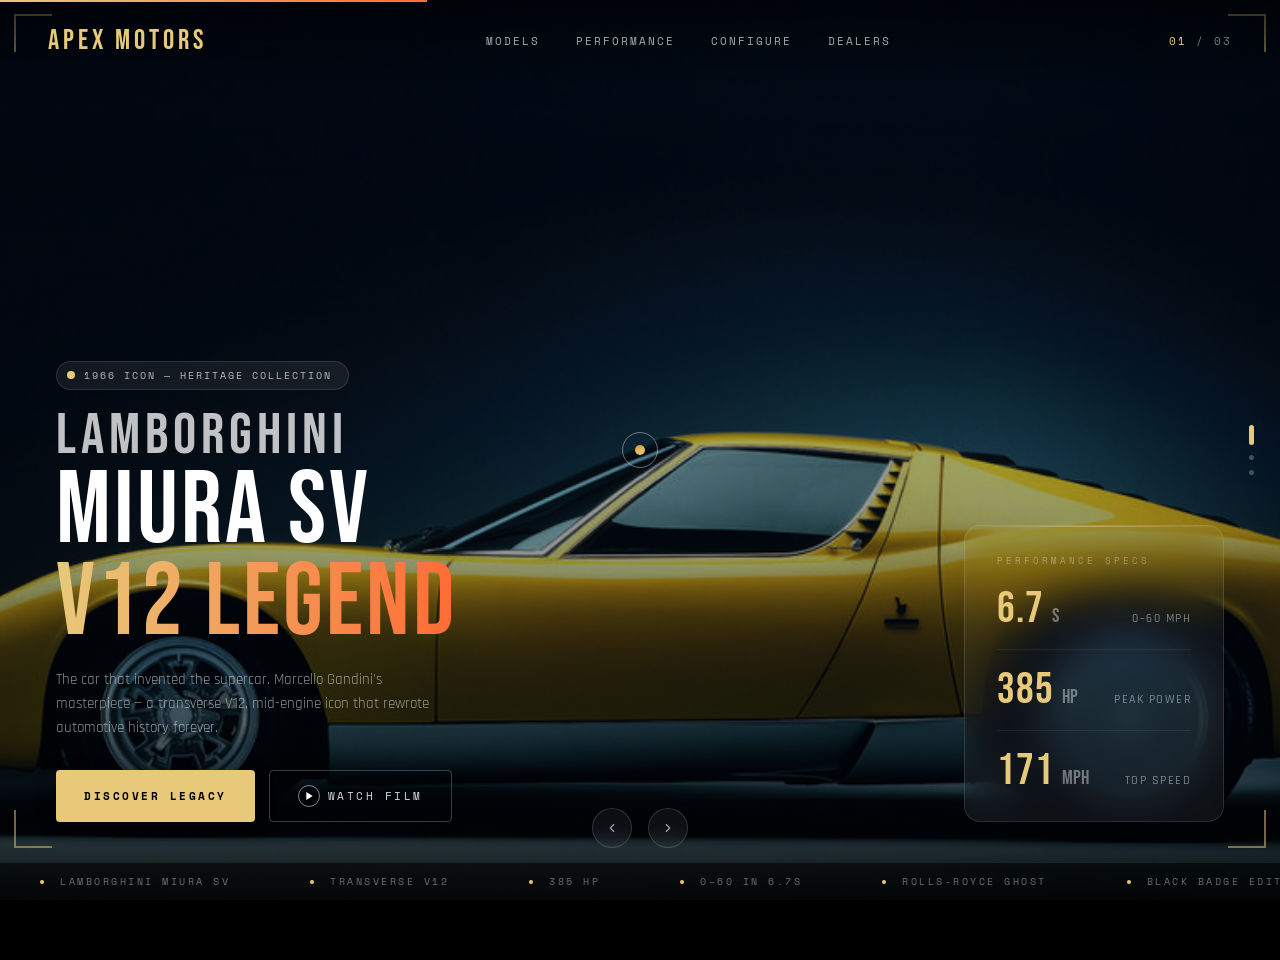
<file: index.html>
<!DOCTYPE html>
<html lang="en">
<head>
<meta charset="UTF-8">
<meta name="viewport" content="width=device-width, initial-scale=1.0">
<title>APEX MOTORS — Luxury & Performance</title>
<meta name="description" content="Apex Motors — Luxury & Performance Automotive Showcase featuring Lamborghini Miura SV, Rolls-Royce Ghost Black Badge, and Ferrari 812 Superfast.">
<link rel="preconnect" href="https://fonts.googleapis.com">
<link href="https://fonts.googleapis.com/css2?family=Bebas+Neue&family=Space+Mono:wght@400;700&family=Rajdhani:wght@300;400;500;600;700&display=swap" rel="stylesheet">
<link rel="stylesheet" href="styles.css">
</head>
<body>

<div id="cursor"></div>
<div id="cursor-ring"></div>
<div id="progress-line"></div>

<div class="bracket bracket-tl"></div>
<div class="bracket bracket-tr"></div>
<div class="bracket bracket-bl"></div>
<div class="bracket bracket-br"></div>

<!-- NAV -->
<nav id="nav">
  <a href="index.html" class="nav-logo">Apex Motors</a>
  <ul class="nav-links">
    <li><a href="models.html">Models</a></li>
    <li><a href="performance.html">Performance</a></li>
    <li><a href="configure.html">Configure</a></li>
    <li><a href="dealers.html">Dealers</a></li>
  </ul>
  <div class="nav-right">
    <div class="nav-slide-counter"><span class="cur" id="counter-cur">01</span> / <span>03</span></div>
  </div>
</nav>

<!-- BG TRACK -->
<div id="bg-track">
  <div class="bg-slide">
    <div class="bg-img" id="bg0" style="background-image:url('assets/lamborghini-miura-goodwood-.jpg')"></div>
  </div>
  <div class="bg-slide">
    <div class="bg-img" id="bg1" style="background-image:url('assets/5dc357d10eca76b16551ad8710dc92c3.jpg')"></div>
  </div>
  <div class="bg-slide">
    <div class="bg-img" id="bg2" style="background-image:url('assets/d489f08f89b9e0dddcf0c1074be62a17 (1).jpg')"></div>
  </div>
</div>

<!-- SLIDE CONTENT -->
<div id="content-area">

  <!-- SLIDE 1 — Lamborghini Miura SV -->
  <div class="slide-content" id="sc0">
    <div class="left-block">
      <div class="badge"><span class="badge-dot"></span><span class="badge-text">1966 Icon — Heritage Collection</span></div>
      <div class="headline-wrap">
        <span class="hl-brand">Lamborghini</span>
        <span class="hl-solid">Miura SV</span>
        <span class="hl-gradient">V12 Legend</span>
      </div>
      <p class="subtitle">The car that invented the supercar. Marcello Gandini's masterpiece — a transverse V12, mid-engine icon that rewrote automotive history forever.</p>
      <div class="cta-row">
        <a href="miura.html" class="btn btn-primary">Discover Legacy</a>
        <a href="https://youtu.be/pXHXlI9yU0w?si=DFsgLMf3ZFD8XQSH" target="_blank" class="btn btn-film">
          <span class="play-icon"><svg viewBox="0 0 8 10"><polygon points="0,0 8,5 0,10"/></svg></span>
          Watch Film
        </a>
      </div>
    </div>
    <div class="right-block">
      <div class="stats-card">
        <div class="stats-card-label">Performance Specs</div>
        <div class="stat-row"><span class="stat-value">6.7</span><span class="stat-unit">s</span><span class="stat-label">0–60 mph</span></div>
        <div class="stat-row"><span class="stat-value">385</span><span class="stat-unit">hp</span><span class="stat-label">Peak Power</span></div>
        <div class="stat-row"><span class="stat-value">171</span><span class="stat-unit">mph</span><span class="stat-label">Top Speed</span></div>
      </div>
    </div>
  </div>

  <!-- SLIDE 2 — Rolls-Royce Ghost Black Badge -->
  <div class="slide-content" id="sc1">
    <div class="left-block">
      <div class="badge"><span class="badge-dot"></span><span class="badge-text">British Luxury — Black Badge Edition</span></div>
      <div class="headline-wrap">
        <span class="hl-brand">Rolls-Royce</span>
        <span class="hl-solid">Ghost</span>
        <span class="hl-gradient">Black Badge</span>
      </div>
      <p class="subtitle">The alter ego of Rolls-Royce. Ghost Black Badge strips away convention — a twin-turbo 6.75L V12, blacked-out Spirit of Ecstasy, and 563 hp of silent, commanding authority.</p>
      <div class="cta-row">
        <a href="bespoke.html" class="btn btn-primary">Commission Yours</a>
        <a href="https://youtu.be/w2yFwbYITMg?si=TT4Y0M8x0CctbouX" target="_blank" class="btn btn-film">
          <span class="play-icon"><svg viewBox="0 0 8 10"><polygon points="0,0 8,5 0,10"/></svg></span>
          Watch Film
        </a>
      </div>
    </div>
    <div class="right-block">
      <div class="stats-card">
        <div class="stats-card-label">Performance Specs</div>
        <div class="stat-row"><span class="stat-value">4.8</span><span class="stat-unit">s</span><span class="stat-label">0–60 mph</span></div>
        <div class="stat-row"><span class="stat-value">563</span><span class="stat-unit">hp</span><span class="stat-label">Peak Power</span></div>
        <div class="stat-row"><span class="stat-value">155</span><span class="stat-unit">mph</span><span class="stat-label">Top Speed</span></div>
      </div>
    </div>
  </div>

  <!-- SLIDE 3 — Ferrari 812 Superfast -->
  <div class="slide-content" id="sc2">
    <div class="left-block">
      <div class="badge"><span class="badge-dot"></span><span class="badge-text">Ferrari Maranello — Naturally Aspirated V12</span></div>
      <div class="headline-wrap">
        <span class="hl-solid">Ferrari</span>
        <span class="hl-outline">812</span>
        <span class="hl-gradient">Superfast</span>
      </div>
      <p class="subtitle">The world's most powerful naturally aspirated production car. A 6.5L V12 screaming to 9,000 rpm — 789 hp of pure Maranello fury with zero compromise.</p>
      <div class="cta-row">
        <a href="configure.html" class="btn btn-primary">Configure Yours</a>
        <a href="https://youtu.be/gEuR6DmGZcA" target="_blank" class="btn btn-film">
          <span class="play-icon"><svg viewBox="0 0 8 10"><polygon points="0,0 8,5 0,10"/></svg></span>
          Watch Film
        </a>
      </div>
    </div>
    <div class="right-block">
      <div class="stats-card">
        <div class="stats-card-label">Performance Specs</div>
        <div class="stat-row"><span class="stat-value">2.9</span><span class="stat-unit">s</span><span class="stat-label">0–60 mph</span></div>
        <div class="stat-row"><span class="stat-value">789</span><span class="stat-unit">hp</span><span class="stat-label">Peak Power</span></div>
        <div class="stat-row"><span class="stat-value">211</span><span class="stat-unit">mph</span><span class="stat-label">Top Speed</span></div>
      </div>
    </div>
  </div>

</div>

<!-- DOTS -->
<div id="slide-dots">
  <div class="dot active" data-idx="0"></div>
  <div class="dot" data-idx="1"></div>
  <div class="dot" data-idx="2"></div>
</div>

<!-- ARROWS -->
<div id="arrow-hints">
  <div class="arrow-btn" id="btn-prev"><svg viewBox="0 0 24 24"><polyline points="15 18 9 12 15 6"/></svg></div>
  <div class="arrow-btn" id="btn-next"><svg viewBox="0 0 24 24"><polyline points="9 6 15 12 9 18"/></svg></div>
</div>

<!-- TICKER -->
<div id="ticker">
  <div class="ticker-inner" id="ticker-inner"></div>
</div>

<!-- VIDEO MODAL -->
<div id="video-modal" onclick="if(event.target===this)closeVideo()">
  <div class="vm-inner">
    <div class="vm-header">
      <div>
        <div class="vm-title" id="vm-title">Lamborghini Miura SV</div>
        <div class="vm-sub" id="vm-sub">Heritage Film — 1966 V12 Icon</div>
      </div>
      <button class="vm-close" onclick="closeVideo()">
        <svg viewBox="0 0 24 24"><line x1="18" y1="6" x2="6" y2="18"/><line x1="6" y1="6" x2="18" y2="18"/></svg>
      </button>
    </div>
    <div class="vm-body">
      <iframe id="vm-iframe" src="" allow="accelerometer; autoplay; clipboard-write; encrypted-media; gyroscope; picture-in-picture" allowfullscreen></iframe>
      <!-- Shown when YouTube blocks embedding -->
      <div class="vm-fallback" id="vm-fallback">
        <div class="vm-fallback-title">Video Unavailable for Embedding</div>
        <div class="vm-fallback-desc">This video's uploader has disabled embedding. You can still watch it directly on YouTube.</div>
        <a class="vm-fallback-link" id="vm-yt-link" href="#" target="_blank" rel="noopener">▶ Watch on YouTube</a>
      </div>
    </div>
    <div class="vm-footer">
      <p>Apex Motors Heritage Film Series</p>
      <span>ESC to close</span>
    </div>
  </div>
</div>

<script src="script.js"></script>
<script src="home.js"></script>
</body>
</html>
</file>
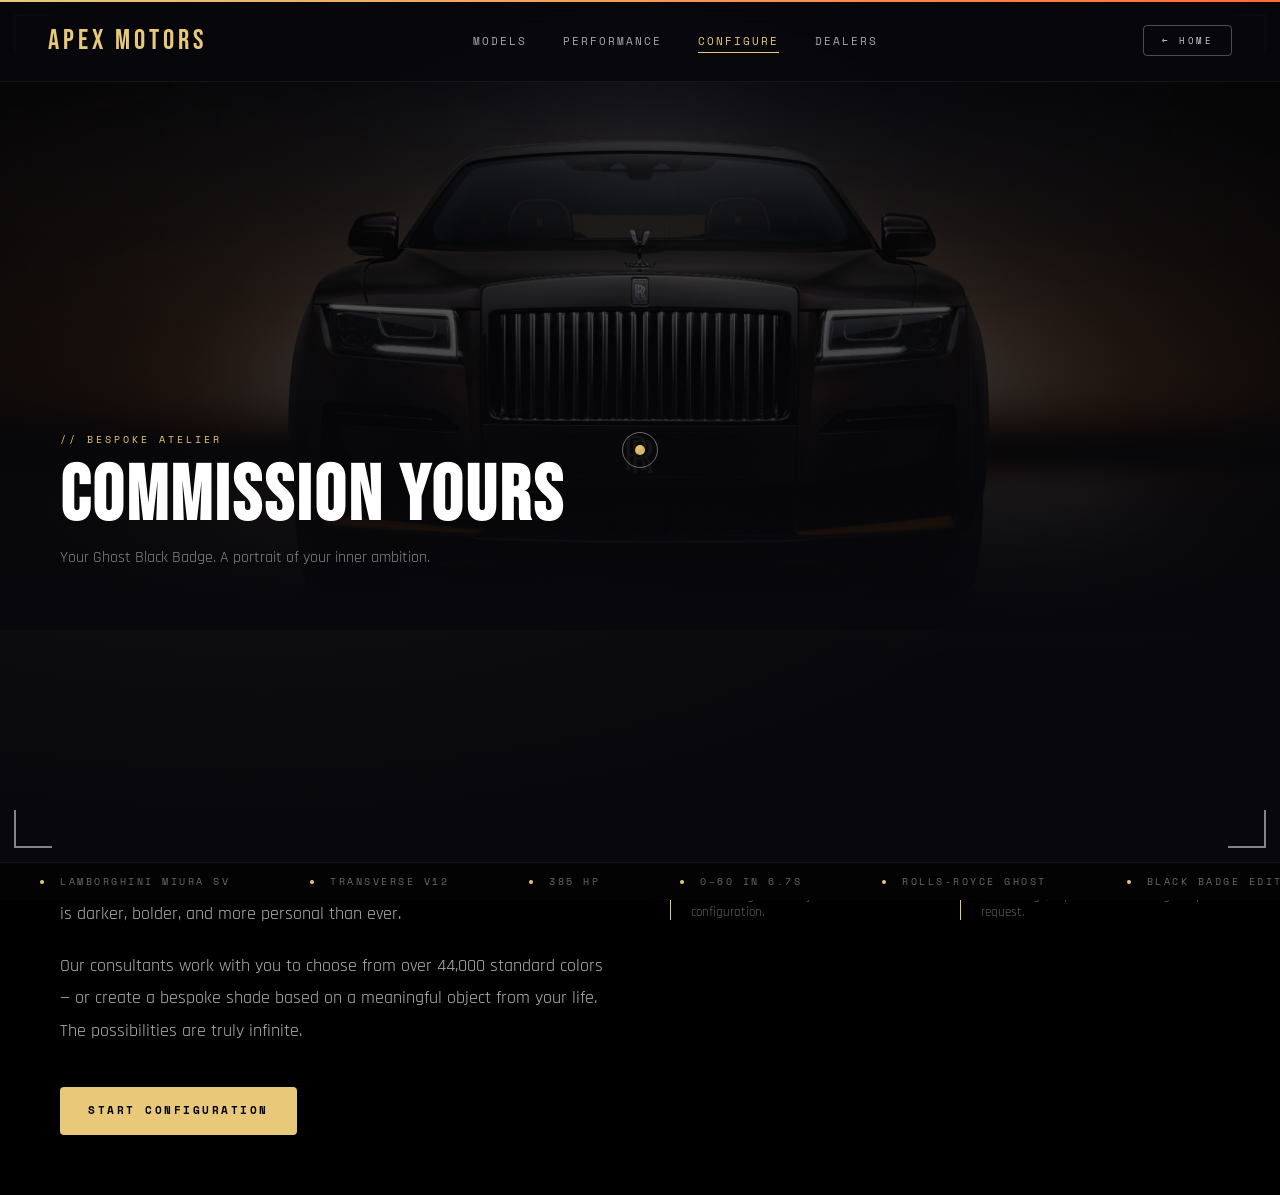
<file: bespoke.html>
<!DOCTYPE html>
<html lang="en">
<head>
<meta charset="UTF-8">
<meta name="viewport" content="width=device-width, initial-scale=1.0">
<title>APEX MOTORS — Bespoke Commission</title>
<meta name="description" content="Enter the world of Rolls-Royce Bespoke. Commission your Ghost Black Badge — an expression of your unique identity through the ultimate luxury craftsmanship.">
<link rel="preconnect" href="https://fonts.googleapis.com">
<link href="https://fonts.googleapis.com/css2?family=Bebas+Neue&family=Space+Mono:wght@400;700&family=Rajdhani:wght@300;400;500;600;700&display=swap" rel="stylesheet">
<link rel="stylesheet" href="styles.css">
<style>
  .bespoke-hero {
    height: 70vh;
    background: linear-gradient(rgba(0,0,0,0.4), rgba(8,8,12,1)), url('assets/5dc357d10eca76b16551ad8710dc92c3.jpg');
    background-size: cover;
    background-position: center;
    display: flex;
    align-items: flex-end;
    padding: 60px;
    position: relative;
  }
  .bespoke-grid {
    display: grid;
    grid-template-columns: 1fr 1fr;
    gap: 60px;
    padding: 60px;
  }
  .b-text-block {
    font-size: 18px;
    line-height: 1.8;
    color: rgba(255,255,255,0.7);
  }
  .b-text-block h2 {
    font-family: 'Bebas Neue', sans-serif;
    font-size: 48px;
    color: #fff;
    margin-bottom: 24px;
    letter-spacing: 2px;
  }
  .feature-list {
    margin-top: 40px;
    display: grid;
    grid-template-columns: 1fr 1fr;
    gap: 30px;
  }
  .feature-item {
    border-left: 1px solid var(--accent);
    padding-left: 20px;
  }
  .feature-title {
    font-family: 'Bebas Neue', sans-serif;
    font-size: 20px;
    color: #fff;
    margin-bottom: 8px;
  }
  .feature-desc {
    font-size: 13px;
    color: rgba(255,255,255,0.4);
  }
  
  @media(max-width: 900px) {
    .bespoke-grid { grid-template-columns: 1fr; padding: 40px 24px; }
    .bespoke-hero { padding: 40px 24px; height: 50vh; }
  }
</style>
</head>
<body class="page-scrollable">

<!-- Custom Cursor -->
<div id="cursor"></div>
<div id="cursor-ring"></div>

<!-- Progress Line -->
<div id="progress-line"></div>

<!-- Background -->
<div class="page-bg"></div>

<!-- Corner Brackets -->
<div class="bracket bracket-tl"></div>
<div class="bracket bracket-tr"></div>
<div class="bracket bracket-bl"></div>
<div class="bracket bracket-br"></div>

<!-- NAV -->
<nav id="nav" class="nav-solid">
  <a href="index.html" class="nav-logo">Apex Motors</a>
  <ul class="nav-links">
    <li><a href="models.html">Models</a></li>
    <li><a href="performance.html">Performance</a></li>
    <li><a href="configure.html" class="active">Configure</a></li>
    <li><a href="dealers.html">Dealers</a></li>
  </ul>
  <div class="nav-right">
    <a href="index.html" class="btn btn-ghost" style="padding:8px 18px; font-size:9px;">← Home</a>
  </div>
</nav>

<!-- HERO SECTION -->
<div class="bespoke-hero">
  <div>
    <span class="page-tag" style="animation: none;">// Bespoke Atelier</span>
    <h1 class="page-title" style="animation: none;">Commission Yours</h1>
    <p class="page-subtitle-text" style="animation: none;">Your Ghost Black Badge. A portrait of your inner ambition.</p>
  </div>
</div>

<!-- CONTENT SECTION -->
<div class="bespoke-grid">
  <div class="b-text-block">
    <h2>The Masterpiece of Choice</h2>
    <p>Rolls-Royce Bespoke is the heart of Goodwood. It is the ability to personalize every detail of your motor car, from the hue of the exterior to the texture of the starlight headliner. With Ghost Black Badge, the canvas is darker, bolder, and more personal than ever.</p>
    <p style="margin-top: 20px;">Our consultants work with you to choose from over 44,000 standard colors — or create a bespoke shade based on a meaningful object from your life. The possibilities are truly infinite.</p>
    
    <div style="margin-top: 40px;">
      <a href="configure.html" class="btn btn-primary">Start Configuration</a>
    </div>
  </div>
  
  <div>
    <div class="feature-list">
      <div class="feature-item">
        <div class="feature-title">Starlight Headliner</div>
        <div class="feature-desc">1,340 individual fiber optic cables sewn into the leather to recreate your favorite constellation.</div>
      </div>
      <div class="feature-item">
        <div class="feature-title">Coachline</div>
        <div class="feature-desc">A single, 6-meter long line hand-painted by a master artisan using a specific squirrel-hair brush.</div>
      </div>
      <div class="feature-item">
        <div class="feature-title">Bespoke Audio</div>
        <div class="feature-desc">18 speakers specifically tuned to the unique acoustic signature of your interior configuration.</div>
      </div>
      <div class="feature-item">
        <div class="feature-title">Spirit of Ecstasy</div>
        <div class="feature-desc">Finished in high-gloss dark chrome for the Black Badge, or plated in 24-carat gold upon request.</div>
      </div>
    </div>
  </div>
</div>

<!-- Ticker -->
<div id="ticker">
  <div class="ticker-inner" id="ticker-inner"></div>
</div>

<script src="script.js"></script>
</body>
</html>
</file>
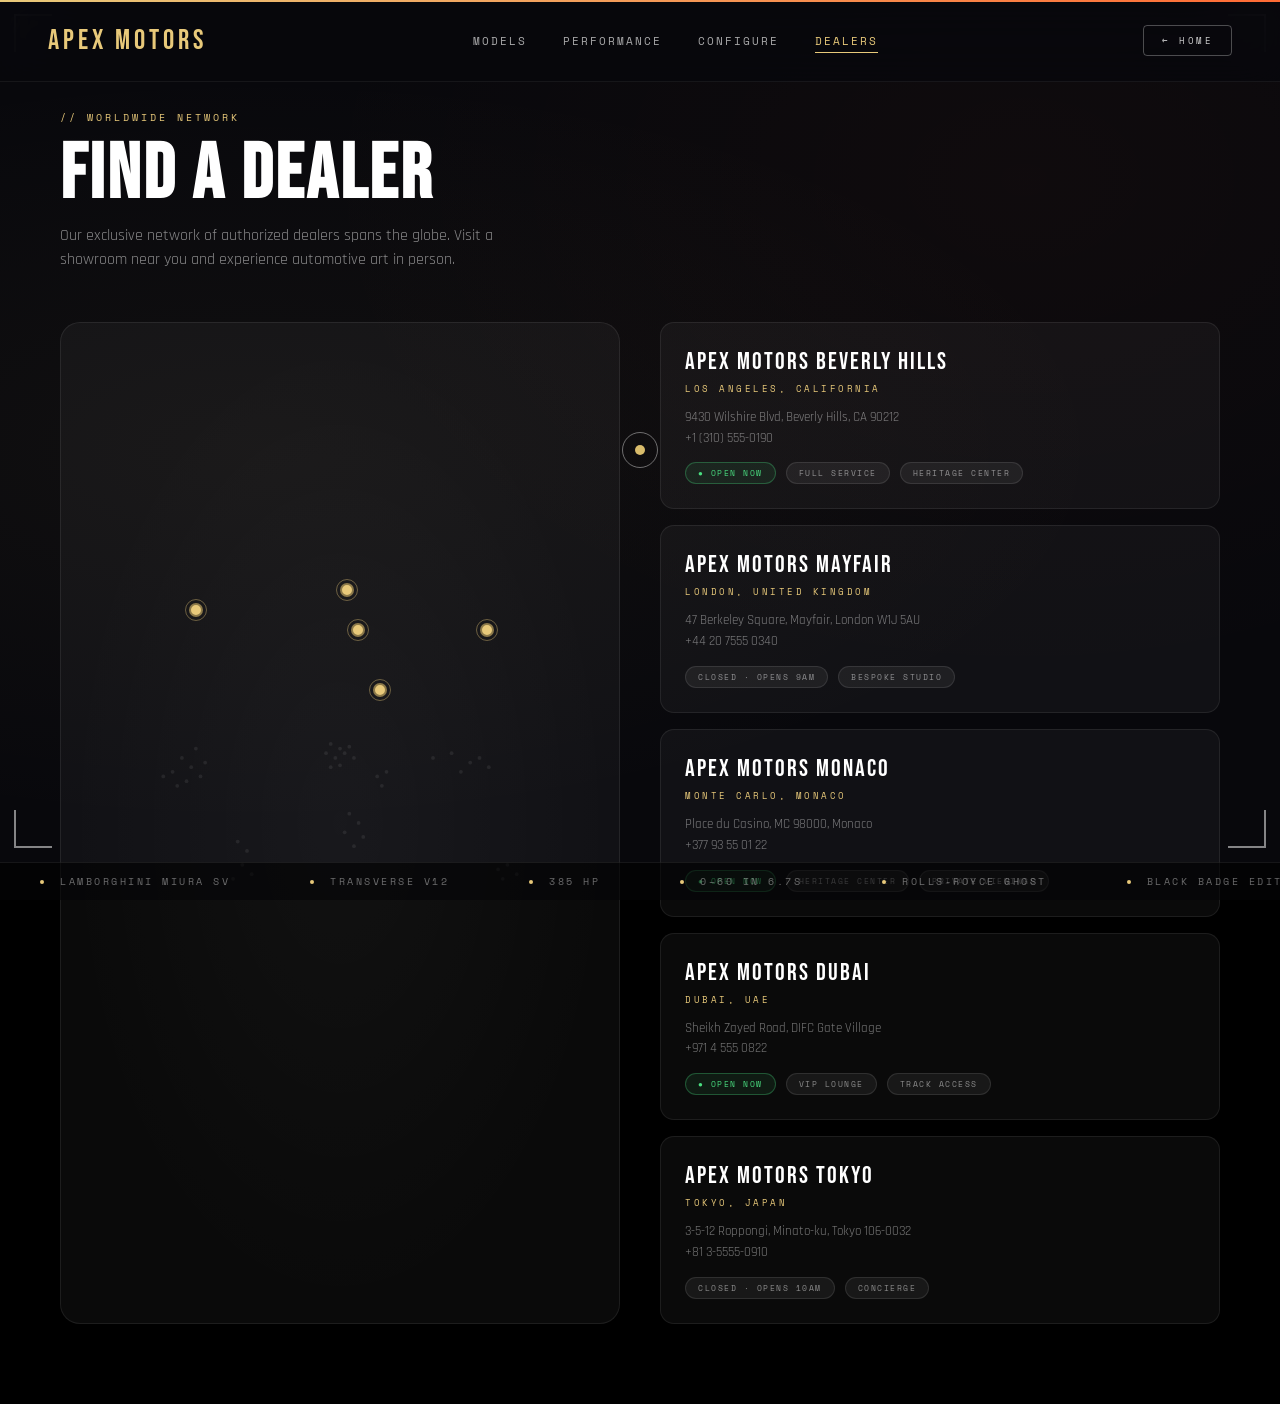
<file: dealers.html>
<!DOCTYPE html>
<html lang="en">
<head>
<meta charset="UTF-8">
<meta name="viewport" content="width=device-width, initial-scale=1.0">
<title>APEX MOTORS — Dealers</title>
<meta name="description" content="Find an Apex Motors authorized dealer near you — showrooms in Beverly Hills, London, Dubai, Tokyo, and Monaco.">
<link rel="preconnect" href="https://fonts.googleapis.com">
<link href="https://fonts.googleapis.com/css2?family=Bebas+Neue&family=Space+Mono:wght@400;700&family=Rajdhani:wght@300;400;500;600;700&display=swap" rel="stylesheet">
<link rel="stylesheet" href="styles.css">
</head>
<body class="page-scrollable">

<!-- Custom Cursor -->
<div id="cursor"></div>
<div id="cursor-ring"></div>

<!-- Progress Line -->
<div id="progress-line"></div>

<!-- Background -->
<div class="page-bg"></div>

<!-- Corner Brackets -->
<div class="bracket bracket-tl"></div>
<div class="bracket bracket-tr"></div>
<div class="bracket bracket-bl"></div>
<div class="bracket bracket-br"></div>

<!-- NAV -->
<nav id="nav" class="nav-solid">
  <a href="index.html" class="nav-logo">Apex Motors</a>
  <ul class="nav-links">
    <li><a href="models.html">Models</a></li>
    <li><a href="performance.html">Performance</a></li>
    <li><a href="configure.html">Configure</a></li>
    <li><a href="dealers.html" class="active">Dealers</a></li>
  </ul>
  <div class="nav-right">
    <a href="index.html" class="btn btn-ghost" style="padding:8px 18px; font-size:9px;">← Home</a>
  </div>
</nav>

<!-- PAGE CONTENT -->
<div class="page-content">
  <div class="page-header">
    <span class="page-tag">// Worldwide Network</span>
    <h1 class="page-title">Find a Dealer</h1>
    <p class="page-subtitle-text">Our exclusive network of authorized dealers spans the globe. Visit a showroom near you and experience automotive art in person.</p>
  </div>

  <div class="dealers-layout">
    <div class="dealers-map">
      <div class="dealers-map-inner" style="background: radial-gradient(ellipse at center, rgba(255,255,255,0.03) 0%, transparent 70%);">
        <!-- Stylized world map dots -->
        <svg viewBox="0 0 600 340" style="width:100%;height:100%;opacity:0.15;" preserveAspectRatio="xMidYMid meet">
          <g fill="rgba(255,255,255,0.5)">
            <!-- North America -->
            <circle cx="130" cy="100" r="2"/><circle cx="145" cy="90" r="2"/><circle cx="120" cy="115" r="2"/>
            <circle cx="140" cy="110" r="2"/><circle cx="155" cy="105" r="2"/><circle cx="135" cy="125" r="2"/>
            <circle cx="150" cy="120" r="2"/><circle cx="125" cy="130" r="2"/><circle cx="110" cy="120" r="2"/>
            <!-- Europe -->
            <circle cx="290" cy="85" r="2"/><circle cx="300" cy="90" r="2"/><circle cx="310" cy="88" r="2"/>
            <circle cx="295" cy="100" r="2"/><circle cx="305" cy="95" r="2"/><circle cx="285" cy="95" r="2"/>
            <circle cx="315" cy="100" r="2"/><circle cx="300" cy="108" r="2"/><circle cx="290" cy="110" r="2"/>
            <!-- Middle East -->
            <circle cx="340" cy="120" r="2"/><circle cx="350" cy="115" r="2"/><circle cx="345" cy="130" r="2"/>
            <!-- Asia -->
            <circle cx="400" cy="100" r="2"/><circle cx="420" cy="95" r="2"/><circle cx="440" cy="105" r="2"/>
            <circle cx="460" cy="110" r="2"/><circle cx="430" cy="115" r="2"/><circle cx="450" cy="100" r="2"/>
            <!-- Africa -->
            <circle cx="310" cy="160" r="2"/><circle cx="320" cy="170" r="2"/><circle cx="305" cy="180" r="2"/>
            <circle cx="315" cy="195" r="2"/><circle cx="325" cy="185" r="2"/>
            <!-- South America -->
            <circle cx="190" cy="190" r="2"/><circle cx="200" cy="200" r="2"/><circle cx="195" cy="215" r="2"/>
            <circle cx="185" cy="230" r="2"/><circle cx="205" cy="225" r="2"/>
            <!-- Australia -->
            <circle cx="470" cy="220" r="2"/><circle cx="480" cy="215" r="2"/><circle cx="490" cy="225" r="2"/>
            <circle cx="475" cy="230" r="2"/>
          </g>
        </svg>
        <!-- Dealer pins -->
        <div class="dealer-pin" style="top:28%;left:23%;" title="Beverly Hills, CA"></div>
        <div class="dealer-pin" style="top:26%;left:50%;" title="London, UK"></div>
        <div class="dealer-pin" style="top:30%;left:52%;" title="Monaco"></div>
        <div class="dealer-pin" style="top:36%;left:56%;" title="Dubai, UAE"></div>
        <div class="dealer-pin" style="top:30%;left:75%;" title="Tokyo, Japan"></div>
      </div>
    </div>
    <div class="dealers-list">
      <div class="dealer-card">
        <div class="dealer-card-name">Apex Motors Beverly Hills</div>
        <div class="dealer-card-city">Los Angeles, California</div>
        <div class="dealer-card-info">9430 Wilshire Blvd, Beverly Hills, CA 90212<br>+1 (310) 555-0190</div>
        <div class="dealer-card-row">
          <span class="dealer-tag open-now">● Open Now</span>
          <span class="dealer-tag">Full Service</span>
          <span class="dealer-tag">Heritage Center</span>
        </div>
      </div>
      <div class="dealer-card">
        <div class="dealer-card-name">Apex Motors Mayfair</div>
        <div class="dealer-card-city">London, United Kingdom</div>
        <div class="dealer-card-info">47 Berkeley Square, Mayfair, London W1J 5AU<br>+44 20 7555 0340</div>
        <div class="dealer-card-row">
          <span class="dealer-tag">Closed · Opens 9am</span>
          <span class="dealer-tag">Bespoke Studio</span>
        </div>
      </div>
      <div class="dealer-card">
        <div class="dealer-card-name">Apex Motors Monaco</div>
        <div class="dealer-card-city">Monte Carlo, Monaco</div>
        <div class="dealer-card-info">Place du Casino, MC 98000, Monaco<br>+377 93 55 01 22</div>
        <div class="dealer-card-row">
          <span class="dealer-tag open-now">● Open Now</span>
          <span class="dealer-tag">Heritage Center</span>
          <span class="dealer-tag">Private Viewings</span>
        </div>
      </div>
      <div class="dealer-card">
        <div class="dealer-card-name">Apex Motors Dubai</div>
        <div class="dealer-card-city">Dubai, UAE</div>
        <div class="dealer-card-info">Sheikh Zayed Road, DIFC Gate Village<br>+971 4 555 0822</div>
        <div class="dealer-card-row">
          <span class="dealer-tag open-now">● Open Now</span>
          <span class="dealer-tag">VIP Lounge</span>
          <span class="dealer-tag">Track Access</span>
        </div>
      </div>
      <div class="dealer-card">
        <div class="dealer-card-name">Apex Motors Tokyo</div>
        <div class="dealer-card-city">Tokyo, Japan</div>
        <div class="dealer-card-info">3-5-12 Roppongi, Minato-ku, Tokyo 106-0032<br>+81 3-5555-0910</div>
        <div class="dealer-card-row">
          <span class="dealer-tag">Closed · Opens 10am</span>
          <span class="dealer-tag">Concierge</span>
        </div>
      </div>
    </div>
  </div>
</div>

<!-- Ticker -->
<div id="ticker">
  <div class="ticker-inner" id="ticker-inner"></div>
</div>

<script src="script.js"></script>
</body>
</html>
</file>
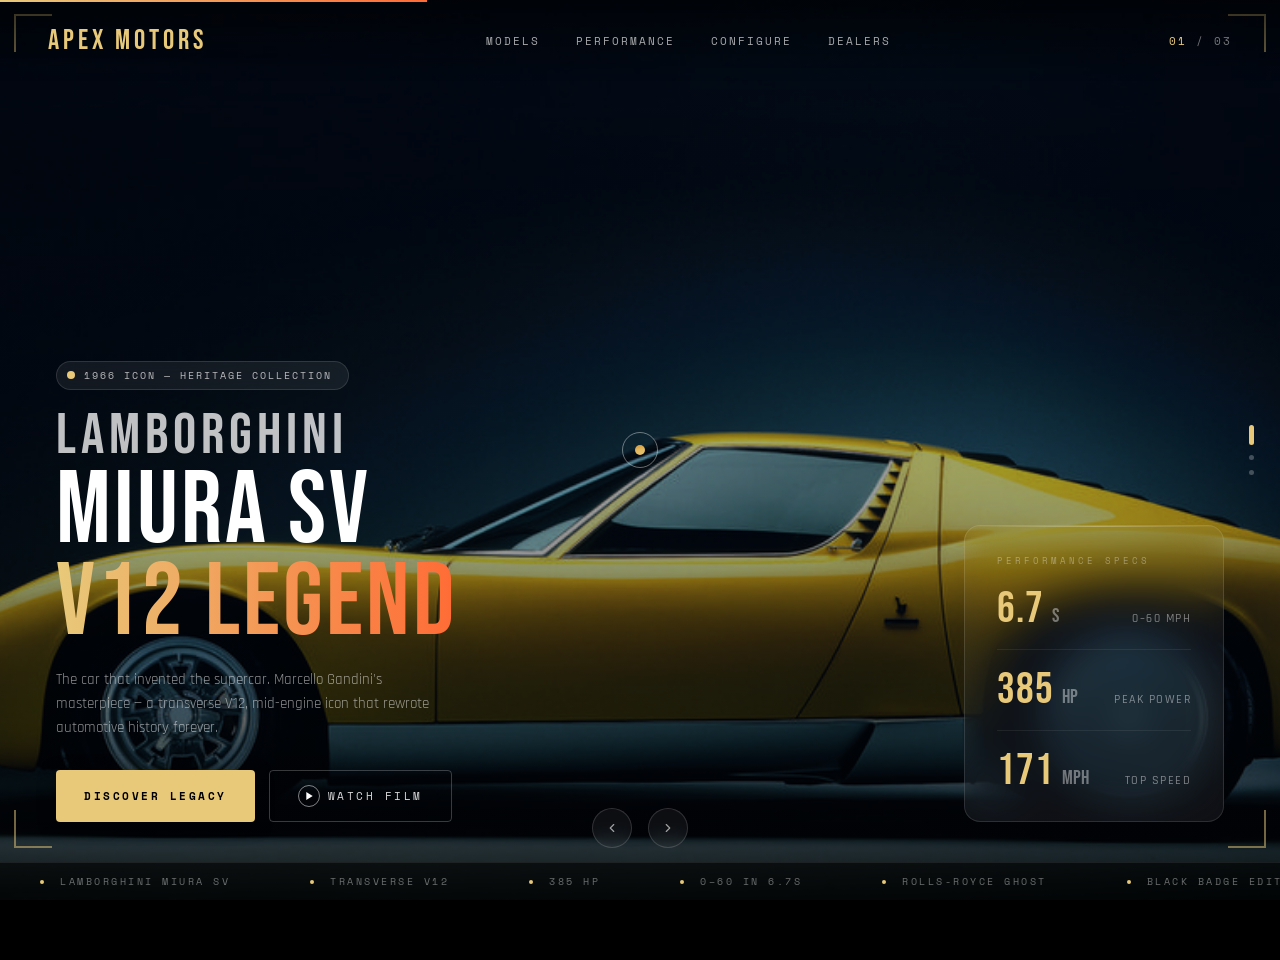
<file: file.html>
<!DOCTYPE html>
<html lang="en">
<head>
<meta charset="UTF-8">
<meta http-equiv="refresh" content="0; url=index.html">
<title>Redirecting...</title>
</head>
<body>
<script>window.location.replace('index.html');</script>
</body>
</html>
</file>
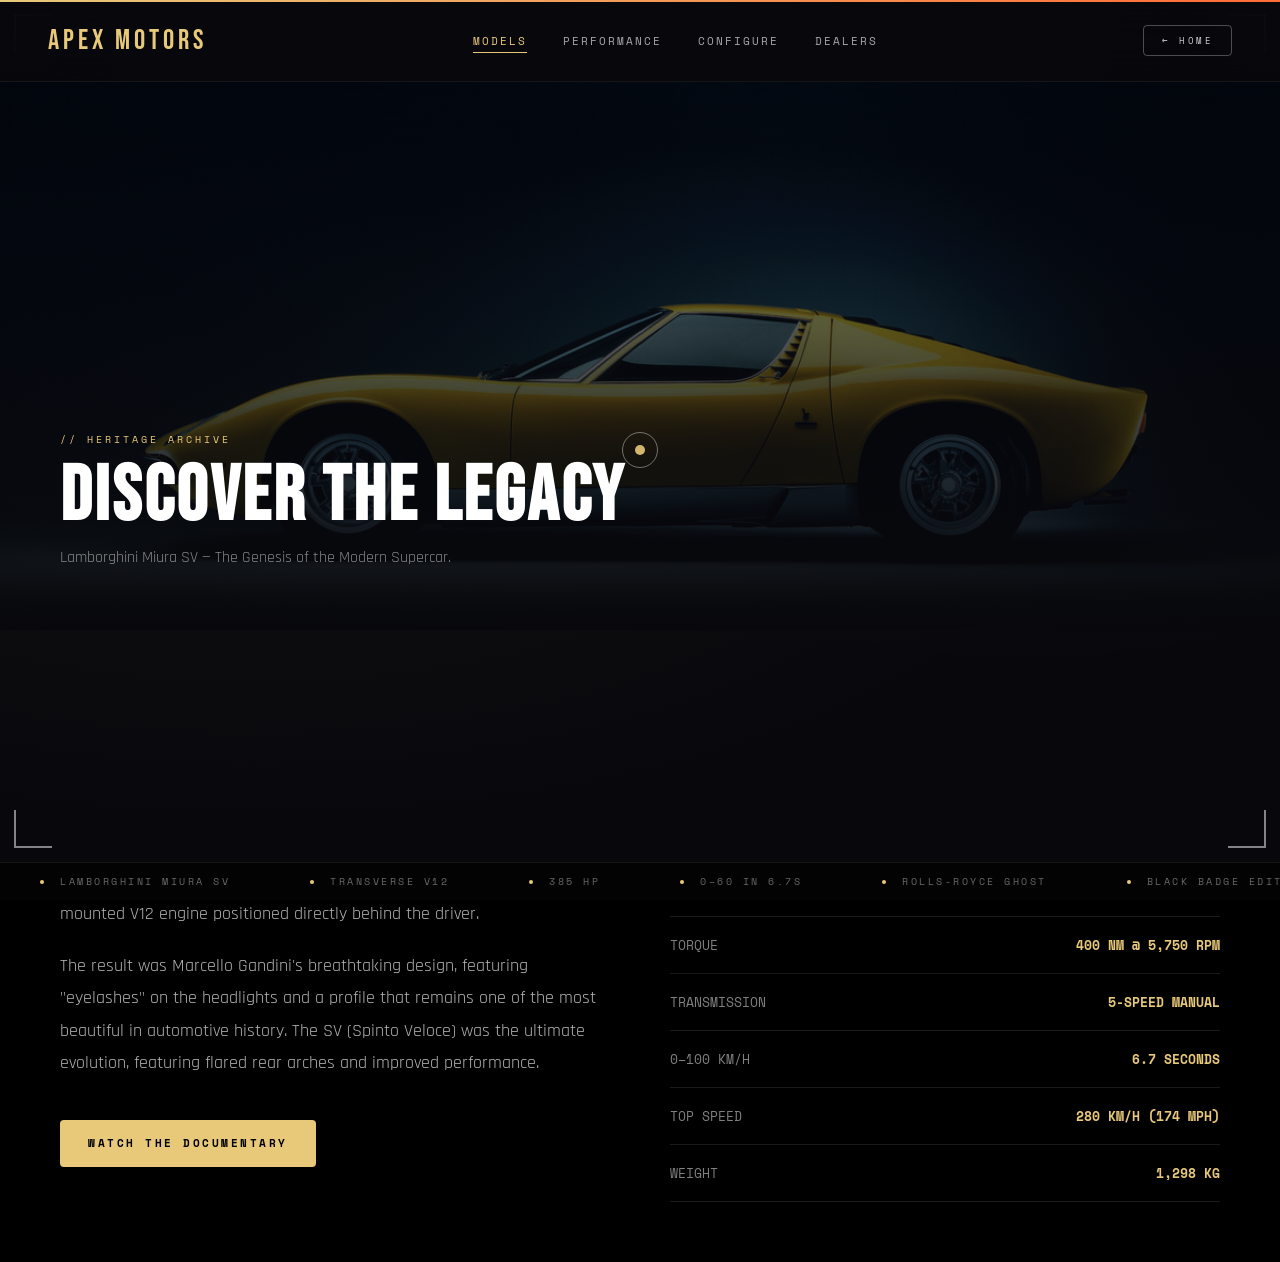
<file: miura.html>
<!DOCTYPE html>
<html lang="en">
<head>
<meta charset="UTF-8">
<meta name="viewport" content="width=device-width, initial-scale=1.0">
<title>APEX MOTORS — Miura SV Heritage</title>
<meta name="description" content="The Lamborghini Miura SV — the car that invented the supercar. Explore the heritage, engineering, and timeless design of a 1966 legend.">
<link rel="preconnect" href="https://fonts.googleapis.com">
<link href="https://fonts.googleapis.com/css2?family=Bebas+Neue&family=Space+Mono:wght@400;700&family=Rajdhani:wght@300;400;500;600;700&display=swap" rel="stylesheet">
<link rel="stylesheet" href="styles.css">
<style>
  .heritage-hero {
    height: 70vh;
    background: linear-gradient(rgba(0,0,0,0.3), rgba(8,8,12,1)), url('assets/lamborghini-miura-goodwood-.jpg');
    background-size: cover;
    background-position: center;
    display: flex;
    align-items: flex-end;
    padding: 60px;
    position: relative;
  }
  .heritage-grid {
    display: grid;
    grid-template-columns: 1fr 1fr;
    gap: 60px;
    padding: 60px;
  }
  .h-text-block {
    font-size: 18px;
    line-height: 1.8;
    color: rgba(255,255,255,0.7);
  }
  .h-text-block h2 {
    font-family: 'Bebas Neue', sans-serif;
    font-size: 48px;
    color: #fff;
    margin-bottom: 24px;
    letter-spacing: 2px;
  }
  .specs-list {
    list-style: none;
    margin-top: 40px;
  }
  .specs-list li {
    display: flex;
    justify-content: space-between;
    padding: 18px 0;
    border-bottom: 1px solid rgba(255,255,255,0.1);
    font-family: 'Space Mono', monospace;
    font-size: 13px;
    text-transform: uppercase;
    color: rgba(255,255,255,0.5);
  }
  .specs-list li span { color: var(--accent); font-weight: 700; }
  
  @media(max-width: 900px) {
    .heritage-grid { grid-template-columns: 1fr; padding: 40px 24px; }
    .heritage-hero { padding: 40px 24px; height: 50vh; }
  }
</style>
</head>
<body class="page-scrollable">

<!-- Custom Cursor -->
<div id="cursor"></div>
<div id="cursor-ring"></div>

<!-- Progress Line -->
<div id="progress-line"></div>

<!-- Background -->
<div class="page-bg"></div>

<!-- Corner Brackets -->
<div class="bracket bracket-tl"></div>
<div class="bracket bracket-tr"></div>
<div class="bracket bracket-bl"></div>
<div class="bracket bracket-br"></div>

<!-- NAV -->
<nav id="nav" class="nav-solid">
  <a href="index.html" class="nav-logo">Apex Motors</a>
  <ul class="nav-links">
    <li><a href="models.html" class="active">Models</a></li>
    <li><a href="performance.html">Performance</a></li>
    <li><a href="configure.html">Configure</a></li>
    <li><a href="dealers.html">Dealers</a></li>
  </ul>
  <div class="nav-right">
    <a href="index.html" class="btn btn-ghost" style="padding:8px 18px; font-size:9px;">← Home</a>
  </div>
</nav>

<!-- HERO SECTION -->
<div class="heritage-hero">
  <div>
    <span class="page-tag" style="animation: none;">// Heritage Archive</span>
    <h1 class="page-title" style="animation: none;">Discover the Legacy</h1>
    <p class="page-subtitle-text" style="animation: none;">Lamborghini Miura SV — The Genesis of the Modern Supercar.</p>
  </div>
</div>

<!-- CONTENT SECTION -->
<div class="heritage-grid">
  <div class="h-text-block">
    <h2>A Transverse Masterpiece</h2>
    <p>In 1966, the Miura didn't just change the game; it invented it. Before the Miura, performance cars were front-engined grand tourers. Lamborghini's engineers, working in their spare time, envisioned a car with a transverse-mounted V12 engine positioned directly behind the driver.</p>
    <p style="margin-top: 20px;">The result was Marcello Gandini's breathtaking design, featuring "eyelashes" on the headlights and a profile that remains one of the most beautiful in automotive history. The SV (Spinto Veloce) was the ultimate evolution, featuring flared rear arches and improved performance.</p>
    
    <div style="margin-top: 40px;">
      <a href="https://youtu.be/pXHXlI9yU0w?si=DFsgLMf3ZFD8XQSH" target="_blank" class="btn btn-primary">Watch The Documentary</a>
    </div>
  </div>
  
  <div>
    <h3 style="font-family: 'Space Mono', monospace; font-size: 11px; letter-spacing: 3px; text-transform: uppercase; color: var(--accent); margin-bottom: 20px;">Technical Specifications</h3>
    <ul class="specs-list">
      <li>Production Years <span>1966–1973</span></li>
      <li>Engine <span>3.9L Naturally Aspirated V12</span></li>
      <li>Power <span>385 HP @ 7,850 RPM</span></li>
      <li>Torque <span>400 NM @ 5,750 RPM</span></li>
      <li>Transmission <span>5-Speed Manual</span></li>
      <li>0–100 km/h <span>6.7 Seconds</span></li>
      <li>Top Speed <span>280 km/h (174 mph)</span></li>
      <li>Weight <span>1,298 kg</span></li>
    </ul>
  </div>
</div>

<!-- Ticker -->
<div id="ticker">
  <div class="ticker-inner" id="ticker-inner"></div>
</div>

<script src="script.js"></script>
</body>
</html>
</file>
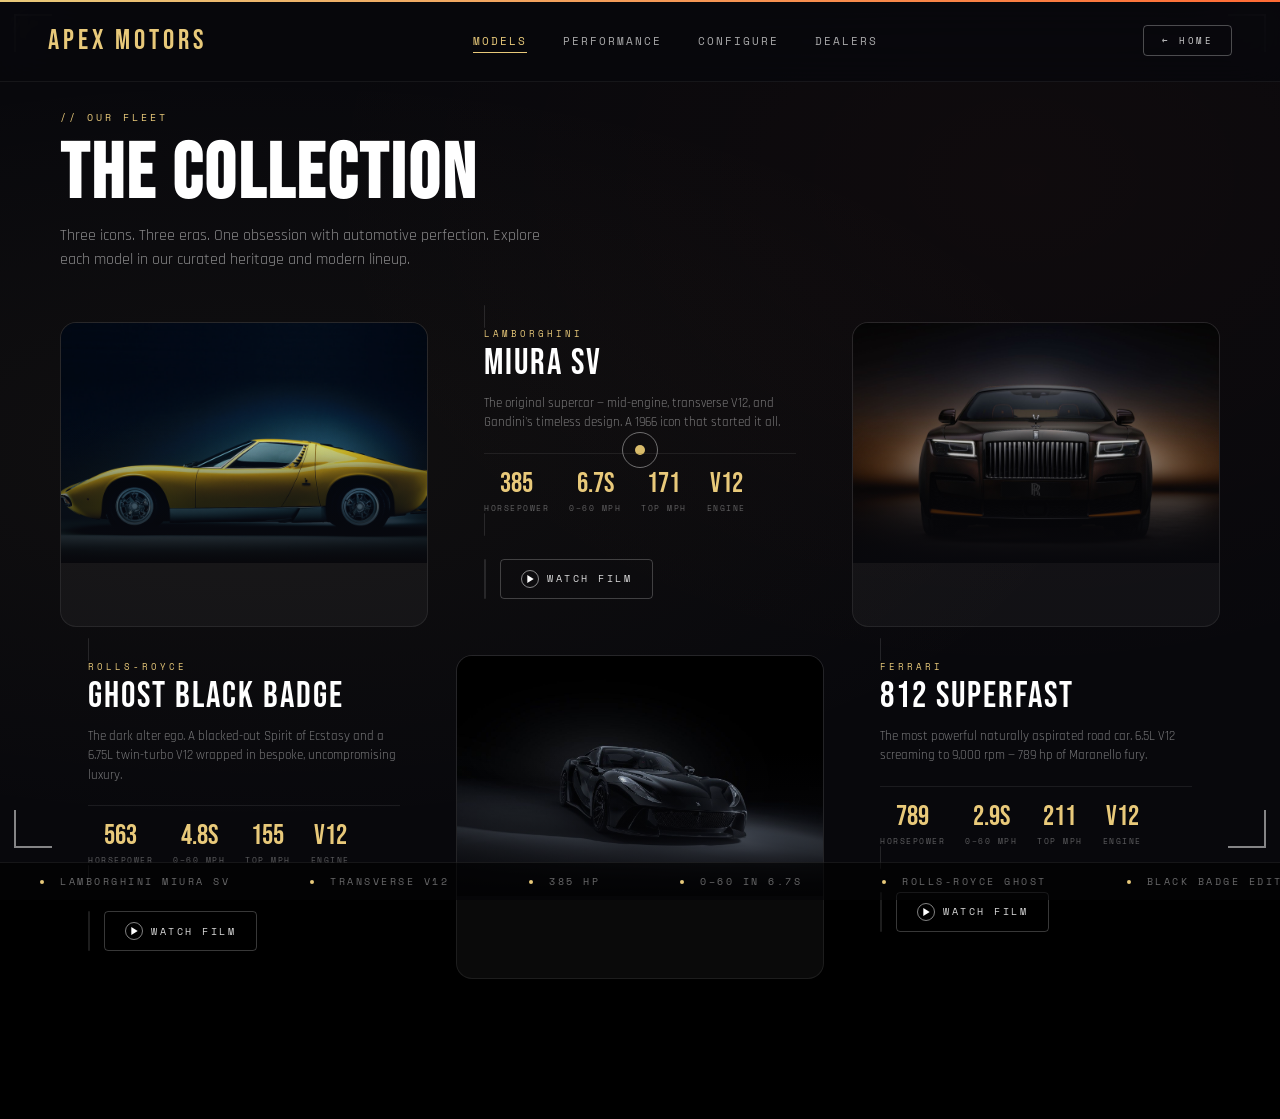
<file: models.html>
<!DOCTYPE html>
<html lang="en">
<head>
<meta charset="UTF-8">
<meta name="viewport" content="width=device-width, initial-scale=1.0">
<title>APEX MOTORS — The Collection</title>
<meta name="description" content="Explore the Apex Motors collection — Lamborghini Miura SV, Rolls-Royce Ghost Black Badge, and Ferrari 812 Superfast.">
<link rel="preconnect" href="https://fonts.googleapis.com">
<link href="https://fonts.googleapis.com/css2?family=Bebas+Neue&family=Space+Mono:wght@400;700&family=Rajdhani:wght@300;400;500;600;700&display=swap" rel="stylesheet">
<link rel="stylesheet" href="styles.css">
</head>
<body class="page-scrollable">

<!-- Custom Cursor -->
<div id="cursor"></div>
<div id="cursor-ring"></div>

<!-- Progress Line -->
<div id="progress-line"></div>

<!-- Background -->
<div class="page-bg"></div>

<!-- Corner Brackets -->
<div class="bracket bracket-tl"></div>
<div class="bracket bracket-tr"></div>
<div class="bracket bracket-bl"></div>
<div class="bracket bracket-br"></div>

<!-- NAV -->
<nav id="nav" class="nav-solid">
  <a href="index.html" class="nav-logo">Apex Motors</a>
  <ul class="nav-links">
    <li><a href="models.html" class="active">Models</a></li>
    <li><a href="performance.html">Performance</a></li>
    <li><a href="configure.html">Configure</a></li>
    <li><a href="dealers.html">Dealers</a></li>
  </ul>
  <div class="nav-right">
    <a href="index.html" class="btn btn-ghost" style="padding:8px 18px; font-size:9px;">← Home</a>
  </div>
</nav>

<!-- PAGE CONTENT -->
<div class="page-content">
  <div class="page-header">
    <span class="page-tag">// Our Fleet</span>
    <h1 class="page-title">The Collection</h1>
    <p class="page-subtitle-text">Three icons. Three eras. One obsession with automotive perfection. Explore each model in our curated heritage and modern lineup.</p>
  </div>

  <div class="models-grid">
    <!-- Lamborghini Miura SV -->
    <a href="index.html" class="model-card">
      <div class="model-card-img" style="background-image:url('assets/lamborghini-miura-goodwood-.jpg')"></div>
      <div class="model-card-body">
        <div class="model-card-brand">Lamborghini</div>
        <div class="model-card-name">Miura SV</div>
        <div class="model-card-desc">The original supercar — mid-engine, transverse V12, and Gandini's timeless design. A 1966 icon that started it all.</div>
        <div class="model-card-specs">
          <div class="model-spec"><div class="model-spec-val">385</div><div class="model-spec-label">Horsepower</div></div>
          <div class="model-spec"><div class="model-spec-val">6.7s</div><div class="model-spec-label">0–60 mph</div></div>
          <div class="model-spec"><div class="model-spec-val">171</div><div class="model-spec-label">Top mph</div></div>
          <div class="model-spec"><div class="model-spec-val">V12</div><div class="model-spec-label">Engine</div></div>
        </div>
        <div class="cta-row" style="margin-top: 24px;">
          <a href="https://youtu.be/pXHXlI9yU0w?si=DFsgLMf3ZFD8XQSH" target="_blank" class="btn btn-film" style="padding: 10px 20px; font-size: 10px;">
            <span class="play-icon" style="width: 18px; height: 18px;"><svg viewBox="0 0 8 10"><polygon points="0,0 8,5 0,10"/></svg></span>
            Watch Film
          </a>
        </div>
      </div>
    </a>

    <!-- Rolls-Royce Ghost Black Badge -->
    <a href="index.html" class="model-card">
      <div class="model-card-img" style="background-image:url('assets/5dc357d10eca76b16551ad8710dc92c3.jpg')"></div>
      <div class="model-card-body">
        <div class="model-card-brand">Rolls-Royce</div>
        <div class="model-card-name">Ghost Black Badge</div>
        <div class="model-card-desc">The dark alter ego. A blacked-out Spirit of Ecstasy and a 6.75L twin-turbo V12 wrapped in bespoke, uncompromising luxury.</div>
        <div class="model-card-specs">
          <div class="model-spec"><div class="model-spec-val">563</div><div class="model-spec-label">Horsepower</div></div>
          <div class="model-spec"><div class="model-spec-val">4.8s</div><div class="model-spec-label">0–60 mph</div></div>
          <div class="model-spec"><div class="model-spec-val">155</div><div class="model-spec-label">Top mph</div></div>
          <div class="model-spec"><div class="model-spec-val">V12</div><div class="model-spec-label">Engine</div></div>
        </div>
        <div class="cta-row" style="margin-top: 24px;">
          <a href="https://youtu.be/w2yFwbYITMg?si=TT4Y0M8x0CctbouX" target="_blank" class="btn btn-film" style="padding: 10px 20px; font-size: 10px;">
            <span class="play-icon" style="width: 18px; height: 18px;"><svg viewBox="0 0 8 10"><polygon points="0,0 8,5 0,10"/></svg></span>
            Watch Film
          </a>
        </div>
      </div>
    </a>

    <!-- Ferrari 812 Superfast -->
    <a href="index.html" class="model-card">
      <div class="model-card-img" style="background-image:url('assets/d489f08f89b9e0dddcf0c1074be62a17 (1).jpg')"></div>
      <div class="model-card-body">
        <div class="model-card-brand">Ferrari</div>
        <div class="model-card-name">812 Superfast</div>
        <div class="model-card-desc">The most powerful naturally aspirated road car. 6.5L V12 screaming to 9,000 rpm — 789 hp of Maranello fury.</div>
        <div class="model-card-specs">
          <div class="model-spec"><div class="model-spec-val">789</div><div class="model-spec-label">Horsepower</div></div>
          <div class="model-spec"><div class="model-spec-val">2.9s</div><div class="model-spec-label">0–60 mph</div></div>
          <div class="model-spec"><div class="model-spec-val">211</div><div class="model-spec-label">Top mph</div></div>
          <div class="model-spec"><div class="model-spec-val">V12</div><div class="model-spec-label">Engine</div></div>
        </div>
        <div class="cta-row" style="margin-top: 24px;">
          <a href="https://youtu.be/gEuR6DmGZcA" target="_blank" class="btn btn-film" style="padding: 10px 20px; font-size: 10px;">
            <span class="play-icon" style="width: 18px; height: 18px;"><svg viewBox="0 0 8 10"><polygon points="0,0 8,5 0,10"/></svg></span>
            Watch Film
          </a>
        </div>
      </div>
    </a>
  </div>
</div>

<!-- Ticker -->
<div id="ticker">
  <div class="ticker-inner" id="ticker-inner"></div>
</div>

<script src="script.js"></script>
</body>
</html>
</file>
<file: styles.css>
/* ═══════════════════════════════════════════════════════
   APEX MOTORS — styles.css
   ═══════════════════════════════════════════════════════ */

*, *::before, *::after { margin:0; padding:0; box-sizing:border-box; }

:root {
  --accent: #e8c97a;
  --accent2: #ff6b35;
  --bracket: rgba(255,255,255,0.5);
  --transition-dur: 900ms;
  --bg-dark: #08080c;
}

html {
  width:100%;
  height:100%;
  background:#000;
}

body {
  width:100%;
  height:100%;
  overflow:hidden;
  cursor:none;
  background:#000;
  color:#fff;
  font-family:'Rajdhani',sans-serif;
}

body.page-scrollable {
  overflow-y: auto !important;
  overflow-x: hidden;
  height: auto;
  min-height: 100vh;
}
html:has(body.page-scrollable) {
  overflow: auto;
  height: auto;
}

::-webkit-scrollbar { width:4px; }
::-webkit-scrollbar-track { background:rgba(0,0,0,0.3); }
::-webkit-scrollbar-thumb { background:var(--accent); border-radius:4px; }

/* ─── PROGRESS ────────────────────────────────────── */
#progress-line {
  position:fixed; top:0; left:0; height:2px;
  background:linear-gradient(90deg,var(--accent),var(--accent2));
  z-index:600;
  transition:width var(--transition-dur) cubic-bezier(0.77,0,.18,1);
  width:100%;
}

/* ─── CURSOR ──────────────────────────────────────── */
#cursor {
  position:fixed; width:10px; height:10px; border-radius:50%;
  background:var(--accent); pointer-events:none; z-index:9999;
  transform:translate(-50%,-50%);
  mix-blend-mode:difference;
  transition:transform .15s ease, background var(--transition-dur);
}
#cursor-ring {
  position:fixed; width:36px; height:36px; border-radius:50%;
  border:1px solid rgba(255,255,255,.4);
  pointer-events:none; z-index:9999;
  transform:translate(-50%,-50%);
  transition:transform .12s ease;
}

/* ─── NAV ─────────────────────────────────────────── */
#nav {
  position:fixed; top:0; left:0; right:0; z-index:500;
  display:flex; align-items:center; justify-content:space-between;
  padding:24px 48px;
  background:linear-gradient(to bottom,rgba(0,0,0,.6),transparent);
  transition:background .4s ease;
}
#nav.nav-solid {
  background:rgba(8,8,12,.92);
  backdrop-filter:blur(20px);
  -webkit-backdrop-filter:blur(20px);
  border-bottom:1px solid rgba(255,255,255,.06);
}
.nav-logo {
  font-family:'Bebas Neue',sans-serif; font-size:28px;
  letter-spacing:4px; color:var(--accent);
  text-decoration:none; cursor:none;
  transition:opacity .3s;
}
.nav-logo:hover { opacity:.8; }
.nav-links { display:flex; gap:36px; list-style:none; }
.nav-links a {
  font-family:'Space Mono',monospace; font-size:11px; letter-spacing:2px;
  text-transform:uppercase; color:rgba(255,255,255,.65);
  text-decoration:none; transition:color .3s; position:relative; cursor:none;
}
.nav-links a::after {
  content:''; position:absolute; bottom:-4px; left:0; right:100%;
  height:1px; background:var(--accent); transition:right .3s;
}
.nav-links a:hover { color:#fff; }
.nav-links a:hover::after { right:0; }
.nav-links a.active { color:var(--accent); }
.nav-links a.active::after { right:0; }
.nav-right { display:flex; align-items:center; gap:20px; }
.nav-slide-counter {
  font-family:'Space Mono',monospace; font-size:11px;
  color:rgba(255,255,255,.45); letter-spacing:2px;
}
.nav-slide-counter .cur { color:var(--accent); }

/* ─── CORNER BRACKETS ─────────────────────────────── */
.bracket { position:fixed; width:38px; height:38px; z-index:50; pointer-events:none; }
.bracket-tl { top:14px; left:14px; border-top:2px solid var(--bracket); border-left:2px solid var(--bracket); }
.bracket-tr { top:14px; right:14px; border-top:2px solid var(--bracket); border-right:2px solid var(--bracket); }
.bracket-bl { bottom:52px; left:14px; border-bottom:2px solid var(--bracket); border-left:2px solid var(--bracket); }
.bracket-br { bottom:52px; right:14px; border-bottom:2px solid var(--bracket); border-right:2px solid var(--bracket); }

/* ─── TICKER ──────────────────────────────────────── */
#ticker {
  position:fixed; bottom:0; left:0; right:0; height:38px;
  background:rgba(0,0,0,.6); border-top:1px solid rgba(255,255,255,.08);
  overflow:hidden; z-index:100; display:flex; align-items:center;
}
.ticker-inner { display:flex; white-space:nowrap; animation:tick 30s linear infinite; }
.ticker-item {
  font-family:'Space Mono',monospace; font-size:10px; letter-spacing:2.5px;
  text-transform:uppercase; color:rgba(255,255,255,.4);
  padding:0 40px; display:flex; align-items:center; gap:16px;
}
.ticker-dot { width:4px; height:4px; border-radius:50%; background:var(--accent); }
@keyframes tick { from{transform:translateX(0)} to{transform:translateX(-50%)} }

/* ═══════════════════════════════════════════════════════
   BUTTONS
   ═══════════════════════════════════════════════════════ */
.btn {
  font-family:'Space Mono',monospace;
  font-size:11px; letter-spacing:2.5px; text-transform:uppercase;
  padding:14px 28px; border-radius:4px; border:none;
  position:relative; overflow:hidden;
  cursor:none; text-decoration:none;
  display:inline-flex; align-items:center; gap:8px;
  pointer-events:all;
  transition:
    transform .35s cubic-bezier(0.22,1,0.36,1),
    box-shadow .35s ease,
    background .3s ease,
    color .3s ease,
    border-color .3s ease;
}

/* shimmer sweep */
.btn::after {
  content:'';
  position:absolute; top:0; left:-80%;
  width:50%; height:100%;
  background:linear-gradient(120deg,transparent 0%,rgba(255,255,255,.22) 50%,transparent 100%);
  transform:skewX(-15deg);
  transition:left .55s ease;
  pointer-events:none;
}
.btn:hover::after { left:140%; }
.btn:hover { transform:translateY(-4px) scale(1.04); }
.btn:active { transform:translateY(-1px) scale(1.01); }

/* Primary */
.btn-primary {
  background:var(--accent); color:#000; font-weight:700;
  box-shadow:0 4px 18px rgba(0,0,0,.35);
}
.btn-primary:hover {
  box-shadow:0 12px 40px rgba(0,0,0,.45), 0 0 24px rgba(232,201,122,.4);
}

/* Ghost */
.btn-ghost {
  background:transparent; color:rgba(255,255,255,.8);
  border:1px solid rgba(255,255,255,.28);
}
.btn-ghost:hover {
  color:#fff; border-color:rgba(255,255,255,.7);
  background:rgba(255,255,255,.06);
  box-shadow:0 8px 28px rgba(0,0,0,.3), inset 0 0 0 1px rgba(255,255,255,.25);
}

/* Watch Film */
.btn-film {
  background:transparent; color:rgba(255,255,255,.85);
  border:1px solid rgba(255,255,255,.22);
}
.btn-film:hover {
  color:#fff; border-color:var(--accent);
  background:rgba(255,255,255,.05);
  box-shadow:0 8px 28px rgba(0,0,0,.3);
}
.play-icon {
  width:22px; height:22px; border-radius:50%;
  border:1.5px solid rgba(255,255,255,.5);
  display:flex; align-items:center; justify-content:center; flex-shrink:0;
  transition:background .3s, border-color .3s, transform .3s;
}
.play-icon svg { width:7px; height:8px; fill:#fff; margin-left:1px; }
.btn-film:hover .play-icon {
  background:var(--accent); border-color:var(--accent); transform:scale(1.15);
}

/* ═══════════════════════════════════════════════════════
   HOME — BG TRACK & SLIDES
   ═══════════════════════════════════════════════════════ */
#bg-track {
  position:fixed; inset:0; width:300vw; height:100%;
  display:flex;
  transition:transform 900ms cubic-bezier(0.77,0,.18,1);
  z-index:0;
}
.bg-slide { position:relative; width:100vw; height:100%; flex-shrink:0; overflow:hidden; }
.bg-img {
  position:absolute; inset:-6%;
  background-size:cover; background-position:center;
  animation:slowZoom 18s ease-in-out infinite alternate;
  transition:background-position .08s linear;
}
.bg-img::after {
  content:''; position:absolute; inset:0;
  background:linear-gradient(to top,rgba(0,0,0,.88) 0%,rgba(0,0,0,.4) 40%,rgba(0,0,0,.15) 100%);
}
@keyframes slowZoom { from{transform:scale(1)} to{transform:scale(1.08)} }

.slide-content {
  position:absolute; inset:0;
  display:flex; align-items:flex-end; justify-content:space-between;
  padding:0 56px 78px; pointer-events:none;
  visibility:hidden;
}
.slide-content.active {
  pointer-events:all;
  visibility:visible;
}
.left-block { max-width:560px; }
.right-block { }

/* ─── BADGE ───────────────────────────────────────── */
.badge {
  display:inline-flex; align-items:center; gap:9px;
  background:rgba(255,255,255,.07); border:1px solid rgba(255,255,255,.12);
  border-radius:100px; padding:6px 16px 6px 10px; margin-bottom:20px;
  backdrop-filter:blur(8px);
}
.badge-dot { width:8px; height:8px; border-radius:50%; background:var(--accent); animation:pulse 2s ease-in-out infinite; }
@keyframes pulse { 0%,100%{transform:scale(1);opacity:1} 50%{transform:scale(1.2);opacity:.8} }
.badge-text { font-family:'Space Mono',monospace; font-size:10px; letter-spacing:2px; text-transform:uppercase; color:rgba(255,255,255,.7); }

/* ─── HEADLINES ───────────────────────────────────── */
.headline-wrap { line-height:.9; margin-bottom:18px; }
.hl-brand { display:block; font-family:'Bebas Neue',sans-serif; font-size:clamp(38px,4.5vw,62px); letter-spacing:5px; color:rgba(255,255,255,.75); margin-bottom:4px; }
.hl-solid { display:block; font-family:'Bebas Neue',sans-serif; font-size:clamp(64px,8vw,110px); letter-spacing:3px; color:#fff; }
.hl-outline { display:block; font-family:'Bebas Neue',sans-serif; font-size:clamp(64px,8vw,110px); letter-spacing:3px; color:transparent; -webkit-text-stroke:2px rgba(255,255,255,.45); }
.hl-gradient { display:block; font-family:'Bebas Neue',sans-serif; font-size:clamp(64px,8vw,110px); letter-spacing:3px; background:linear-gradient(90deg,var(--accent),var(--accent2)); -webkit-background-clip:text; -webkit-text-fill-color:transparent; background-clip:text; }
.subtitle { font-size:15px; line-height:1.6; color:rgba(255,255,255,.55); max-width:380px; margin-bottom:30px; }
.cta-row { display:flex; gap:14px; flex-wrap:wrap; pointer-events:all; }

/* ─── STATS CARD ──────────────────────────────────── */
.stats-card {
  background:rgba(255,255,255,.06); backdrop-filter:blur(22px) saturate(1.4);
  border:1px solid rgba(255,255,255,.12); border-radius:16px;
  padding:28px 32px; min-width:260px; position:relative; overflow:hidden;
}
.stats-card::before { content:''; position:absolute; top:0; left:0; right:0; height:1px; background:linear-gradient(90deg,transparent,rgba(255,255,255,.3),transparent); }
.stats-card-label { font-family:'Space Mono',monospace; font-size:9px; letter-spacing:3px; text-transform:uppercase; color:rgba(255,255,255,.35); margin-bottom:20px; }
.stat-row { display:flex; align-items:baseline; gap:8px; margin-bottom:18px; padding-bottom:18px; border-bottom:1px solid rgba(255,255,255,.07); }
.stat-row:last-child { margin-bottom:0; padding-bottom:0; border-bottom:none; }
.stat-value { font-family:'Bebas Neue',sans-serif; font-size:44px; line-height:1; color:var(--accent); letter-spacing:1px; }
.stat-unit { font-family:'Bebas Neue',sans-serif; font-size:20px; color:rgba(255,255,255,.4); }
.stat-label { font-family:'Rajdhani',sans-serif; font-size:12px; font-weight:500; letter-spacing:1.5px; text-transform:uppercase; color:rgba(255,255,255,.45); margin-left:auto; text-align:right; }

/* ─── DOTS ────────────────────────────────────────── */
#slide-dots { position:fixed; right:26px; top:50%; transform:translateY(-50%); z-index:100; display:flex; flex-direction:column; gap:10px; }
.dot { width:5px; height:5px; border-radius:50%; background:rgba(255,255,255,.25); cursor:none; transition:background .3s,height .3s,border-radius .3s; }
.dot.active { background:var(--accent); height:20px; border-radius:3px; }

/* ─── ARROW NAV ───────────────────────────────────── */
#arrow-hints { position:fixed; bottom:52px; left:50%; transform:translateX(-50%); z-index:100; display:flex; gap:16px; }
.arrow-btn { width:40px; height:40px; border:1px solid rgba(255,255,255,.15); border-radius:50%; background:rgba(255,255,255,.05); backdrop-filter:blur(8px); display:flex; align-items:center; justify-content:center; cursor:none; transition:border-color .3s,background .3s; }
.arrow-btn:hover { border-color:rgba(255,255,255,.4); background:rgba(255,255,255,.12); }
.arrow-btn svg { width:14px; height:14px; fill:none; stroke:rgba(255,255,255,.6); stroke-width:2; stroke-linecap:round; stroke-linejoin:round; }

/* ═══════════════════════════════════════════════════════
   VIDEO MODAL
   ═══════════════════════════════════════════════════════ */
#video-modal {
  position:fixed; inset:0; z-index:9000;
  background:rgba(0,0,0,.93);
  backdrop-filter:blur(24px); -webkit-backdrop-filter:blur(24px);
  display:flex; align-items:center; justify-content:center;
  opacity:0; visibility:hidden;
  pointer-events:none;
  transition:opacity .4s ease, visibility .4s;
}
#video-modal.open { opacity:1; visibility:visible; pointer-events:all; }

.vm-inner {
  width:88%; max-width:980px;
  background:rgba(8,8,12,.98);
  border:1px solid rgba(255,255,255,.1);
  border-radius:20px; overflow:hidden;
  transform:scale(.88) translateY(24px);
  transition:transform .45s cubic-bezier(0.22,1,0.36,1);
}
#video-modal.open .vm-inner { transform:scale(1) translateY(0); }

.vm-header {
  display:flex; align-items:center; justify-content:space-between;
  padding:18px 28px; border-bottom:1px solid rgba(255,255,255,.07);
}
.vm-title { font-family:'Bebas Neue',sans-serif; font-size:24px; letter-spacing:3px; color:#fff; margin-bottom:3px; }
.vm-sub { font-family:'Space Mono',monospace; font-size:9px; letter-spacing:2px; text-transform:uppercase; color:var(--accent); }
.vm-close {
  width:38px; height:38px; border-radius:50%;
  background:rgba(255,255,255,.06); border:1px solid rgba(255,255,255,.12);
  display:flex; align-items:center; justify-content:center;
  cursor:none; flex-shrink:0;
  transition:background .3s, transform .35s, border-color .3s;
}
.vm-close:hover { background:rgba(255,255,255,.15); border-color:rgba(255,255,255,.3); transform:rotate(90deg); }
.vm-close svg { width:14px; height:14px; stroke:#fff; stroke-width:2; fill:none; }

.vm-body { position:relative; padding-top:56.25%; background:#000; }
.vm-body iframe { position:absolute; top:0; left:0; width:100%; height:100%; border:none; }

/* Fallback when embedding is blocked */
.vm-fallback {
  position:absolute; inset:0; background:#08080c;
  display:none; flex-direction:column; align-items:center; justify-content:center;
  gap:24px; padding:40px; text-align:center;
}
.vm-fallback.show { display:flex; }
.vm-fallback-title { font-family:'Bebas Neue',sans-serif; font-size:28px; letter-spacing:3px; color:#fff; }
.vm-fallback-desc { font-family:'Rajdhani',sans-serif; font-size:15px; color:rgba(255,255,255,.5); max-width:360px; line-height:1.6; }
.vm-fallback-link {
  font-family:'Space Mono',monospace; font-size:11px; letter-spacing:2.5px;
  text-transform:uppercase; padding:14px 32px;
  background:var(--accent); color:#000; font-weight:700;
  border-radius:4px; text-decoration:none; cursor:pointer;
  transition:box-shadow .3s, transform .3s;
}
.vm-fallback-link:hover { transform:translateY(-3px); box-shadow:0 12px 40px rgba(0,0,0,.5); }

.vm-footer {
  padding:14px 28px; border-top:1px solid rgba(255,255,255,.06);
  display:flex; justify-content:space-between; align-items:center;
}
.vm-footer p { font-family:'Rajdhani',sans-serif; font-size:13px; color:rgba(255,255,255,.35); }
.vm-footer span { font-family:'Space Mono',monospace; font-size:8px; letter-spacing:2px; text-transform:uppercase; color:rgba(255,255,255,.2); }

/* ═══════════════════════════════════════════════════════
   INNER PAGES
   ═══════════════════════════════════════════════════════ */
.page-bg { position:fixed; inset:0; z-index:0; background:var(--bg-dark); }
.page-bg::after {
  content:''; position:absolute; inset:0;
  background:radial-gradient(ellipse at 20% 50%,rgba(232,201,122,.04) 0%,transparent 60%),
             radial-gradient(ellipse at 80% 20%,rgba(255,107,53,.03) 0%,transparent 50%);
}
.page-content { position:relative; z-index:10; padding:110px 60px 80px; min-height:100vh; }

/* Headers */
.page-tag { font-family:'Space Mono',monospace; font-size:10px; letter-spacing:3px; text-transform:uppercase; color:var(--accent); margin-bottom:12px; display:block; animation:fadeUp .5s ease .2s both; }
.page-title { font-family:'Bebas Neue',sans-serif; font-size:clamp(48px,6vw,80px); letter-spacing:3px; line-height:1; margin-bottom:10px; animation:fadeUp .6s ease .3s both; }
.page-subtitle-text { font-family:'Rajdhani',sans-serif; font-size:16px; color:rgba(255,255,255,.5); max-width:500px; line-height:1.5; animation:fadeUp .5s ease .4s both; }
.page-header { margin-bottom:50px; }
@keyframes fadeUp { from{opacity:0;transform:translateY(25px)} to{opacity:1;transform:translateY(0)} }

/* ─── MODELS ──────────────────────────────────────── */
.models-grid { display:grid; grid-template-columns:repeat(3,1fr); gap:28px; margin-bottom:60px; }
.model-card { background:rgba(255,255,255,.04); border:1px solid rgba(255,255,255,.08); border-radius:16px; overflow:hidden; cursor:none; text-decoration:none; color:#fff; animation:fadeUp .5s ease both; transition:border-color .4s,box-shadow .4s,transform .4s; }
.model-card:nth-child(1){animation-delay:.4s} .model-card:nth-child(2){animation-delay:.55s} .model-card:nth-child(3){animation-delay:.7s}
.model-card:hover { border-color:var(--accent); transform:translateY(-8px); box-shadow:0 20px 60px rgba(0,0,0,.5),0 0 30px rgba(232,201,122,.1); }
.model-card-img { width:100%; height:240px; background-size:cover; background-position:center; position:relative; }
.model-card-img::after { content:''; position:absolute; inset:0; background:linear-gradient(to top,rgba(8,8,12,1) 0%,transparent 60%); }
.model-card-body { padding:24px 28px 28px; margin-top:-40px; position:relative; z-index:2; }
.model-card-brand { font-family:'Space Mono',monospace; font-size:9px; letter-spacing:3px; text-transform:uppercase; color:var(--accent); margin-bottom:6px; }
.model-card-name { font-family:'Bebas Neue',sans-serif; font-size:36px; letter-spacing:2px; line-height:1; margin-bottom:12px; }
.model-card-desc { font-size:13px; color:rgba(255,255,255,.45); line-height:1.5; margin-bottom:20px; }
.model-card-specs { display:flex; gap:20px; padding-top:16px; border-top:1px solid rgba(255,255,255,.08); }
.model-spec { text-align:center; }
.model-spec-val { font-family:'Bebas Neue',sans-serif; font-size:28px; color:var(--accent); line-height:1; }
.model-spec-label { font-family:'Space Mono',monospace; font-size:8px; letter-spacing:1.5px; text-transform:uppercase; color:rgba(255,255,255,.35); margin-top:4px; }

/* ─── PERFORMANCE ─────────────────────────────────── */
.perf-compare { display:grid; grid-template-columns:repeat(3,1fr); gap:28px; }
.perf-card { background:rgba(255,255,255,.04); border:1px solid rgba(255,255,255,.08); border-radius:16px; padding:32px; position:relative; overflow:hidden; animation:fadeUp .5s ease both; transition:border-color .4s; }
.perf-card:nth-child(1){animation-delay:.4s} .perf-card:nth-child(2){animation-delay:.55s} .perf-card:nth-child(3){animation-delay:.7s}
.perf-card:hover { border-color:var(--accent); }
.perf-card::before { content:''; position:absolute; top:0; left:0; right:0; height:2px; background:linear-gradient(90deg,var(--accent),var(--accent2)); transform:scaleX(0); transition:transform .4s cubic-bezier(0.22,1,0.36,1); transform-origin:left; }
.perf-card:hover::before { transform:scaleX(1); }
.perf-card-name { font-family:'Bebas Neue',sans-serif; font-size:32px; letter-spacing:2px; margin-bottom:6px; }
.perf-card-sub { font-family:'Space Mono',monospace; font-size:9px; letter-spacing:2px; text-transform:uppercase; color:rgba(255,255,255,.4); margin-bottom:28px; }
.perf-bar-group { margin-bottom:22px; }
.perf-bar-label { display:flex; justify-content:space-between; font-family:'Rajdhani',sans-serif; font-size:12px; font-weight:500; letter-spacing:1px; text-transform:uppercase; color:rgba(255,255,255,.5); margin-bottom:8px; }
.perf-bar-track { width:100%; height:6px; background:rgba(255,255,255,.08); border-radius:3px; overflow:hidden; }
.perf-bar-fill { height:100%; border-radius:3px; background:linear-gradient(90deg,var(--accent),var(--accent2)); width:0%; transition:width 1.2s cubic-bezier(0.22,1,0.36,1); }
.perf-big-stats { display:grid; grid-template-columns:repeat(3,1fr); gap:24px; margin-top:40px; padding-top:24px; border-top:1px solid rgba(255,255,255,.06); }
.perf-big-stat { text-align:center; }
.perf-big-val { font-family:'Bebas Neue',sans-serif; font-size:40px; color:var(--accent); line-height:1; }
.perf-big-label { font-family:'Space Mono',monospace; font-size:8px; letter-spacing:2px; text-transform:uppercase; color:rgba(255,255,255,.35); margin-top:6px; }

/* ─── CONFIGURE ───────────────────────────────────── */
.config-layout { display:grid; grid-template-columns:1fr 380px; gap:40px; min-height:500px; animation:fadeUp .6s ease .4s both; }
.config-preview { background:rgba(255,255,255,.03); border:1px solid rgba(255,255,255,.08); border-radius:20px; position:relative; overflow:hidden; display:flex; align-items:center; justify-content:center; min-height:460px; }
.config-car-img { width:90%; height:80%; background-size:contain; background-position:center; background-repeat:no-repeat; transition:background-image .6s ease; }
.config-preview-label { position:absolute; bottom:24px; left:28px; font-family:'Space Mono',monospace; font-size:9px; letter-spacing:2.5px; text-transform:uppercase; color:rgba(255,255,255,.3); }
.config-panel { display:flex; flex-direction:column; gap:24px; }
.config-section { background:rgba(255,255,255,.04); border:1px solid rgba(255,255,255,.08); border-radius:14px; padding:24px; }
.config-section-title { font-family:'Space Mono',monospace; font-size:9px; letter-spacing:3px; text-transform:uppercase; color:rgba(255,255,255,.4); margin-bottom:18px; }
.config-model-btns { display:flex; flex-direction:column; gap:10px; }
.config-model-btn { padding:14px 18px; border:1px solid rgba(255,255,255,.1); border-radius:10px; background:transparent; color:rgba(255,255,255,.6); font-family:'Rajdhani',sans-serif; font-size:15px; font-weight:500; letter-spacing:1px; cursor:none; transition:all .3s ease; display:flex; justify-content:space-between; align-items:center; }
.config-model-btn:hover, .config-model-btn.active { border-color:var(--accent); background:rgba(255,255,255,.05); color:#fff; }
.config-model-btn.active { box-shadow:inset 0 0 0 1px var(--accent); }
.config-price { font-family:'Bebas Neue',sans-serif; font-size:22px; color:var(--accent); }
.config-colors { display:flex; gap:12px; flex-wrap:wrap; }
.config-color-swatch { width:36px; height:36px; border-radius:50%; border:2px solid transparent; cursor:none; transition:border-color .3s,transform .3s,box-shadow .3s; }
.config-color-swatch:hover, .config-color-swatch.active { border-color:#fff; transform:scale(1.15); }
.config-color-swatch.active { box-shadow:0 0 16px rgba(255,255,255,.3); }
.config-summary { background:rgba(255,255,255,.04); border:1px solid rgba(255,255,255,.08); border-radius:14px; padding:24px; margin-top:auto; }
.config-total-row { display:flex; justify-content:space-between; align-items:center; margin-bottom:16px; }
.config-total-label { font-family:'Space Mono',monospace; font-size:10px; letter-spacing:2px; text-transform:uppercase; color:rgba(255,255,255,.4); }
.config-total-price { font-family:'Bebas Neue',sans-serif; font-size:36px; color:var(--accent); letter-spacing:1px; }
.config-cta { width:100%; padding:16px; border:none; border-radius:8px; background:linear-gradient(90deg,var(--accent),var(--accent2)); color:#000; font-family:'Space Mono',monospace; font-size:11px; font-weight:700; letter-spacing:2.5px; text-transform:uppercase; cursor:none; transition:transform .3s,box-shadow .3s; }
.config-cta:hover { transform:translateY(-2px); box-shadow:0 10px 40px rgba(0,0,0,.4); }

/* ─── DEALERS ─────────────────────────────────────── */
.dealers-layout { display:grid; grid-template-columns:1fr 1fr; gap:40px; animation:fadeUp .6s ease .4s both; }
.dealers-map { background:rgba(255,255,255,.04); border:1px solid rgba(255,255,255,.08); border-radius:20px; min-height:500px; position:relative; overflow:hidden; }
.dealers-map-inner { width:100%; height:100%; position:relative; }
.dealer-pin { position:absolute; width:14px; height:14px; border-radius:50%; background:var(--accent); border:2px solid rgba(0,0,0,.4); cursor:none; z-index:2; transition:transform .3s,box-shadow .3s; animation:pinPulse 2s ease-in-out infinite; }
.dealer-pin:hover { transform:scale(1.5); box-shadow:0 0 20px var(--accent); }
.dealer-pin::after { content:''; position:absolute; inset:-6px; border-radius:50%; border:1px solid var(--accent); opacity:.4; animation:pinRing 2s ease-in-out infinite; }
@keyframes pinPulse { 0%,100%{box-shadow:0 0 0 0 var(--accent)} 50%{box-shadow:0 0 12px var(--accent)} }
@keyframes pinRing { 0%,100%{transform:scale(1);opacity:.4} 50%{transform:scale(1.8);opacity:0} }
.dealers-list { display:flex; flex-direction:column; gap:16px; }
.dealer-card { background:rgba(255,255,255,.04); border:1px solid rgba(255,255,255,.08); border-radius:14px; padding:24px; cursor:none; transition:border-color .3s,transform .3s,background .3s; }
.dealer-card:hover { border-color:var(--accent); transform:translateX(6px); background:rgba(255,255,255,.06); }
.dealer-card-name { font-family:'Bebas Neue',sans-serif; font-size:24px; letter-spacing:2px; margin-bottom:6px; }
.dealer-card-city { font-family:'Space Mono',monospace; font-size:9px; letter-spacing:2.5px; text-transform:uppercase; color:var(--accent); margin-bottom:12px; }
.dealer-card-info { font-size:13px; color:rgba(255,255,255,.45); line-height:1.6; margin-bottom:14px; }
.dealer-card-row { display:flex; gap:10px; align-items:center; flex-wrap:wrap; }
.dealer-tag { padding:4px 12px; border-radius:100px; background:rgba(255,255,255,.06); border:1px solid rgba(255,255,255,.1); font-family:'Space Mono',monospace; font-size:8px; letter-spacing:1.5px; text-transform:uppercase; color:rgba(255,255,255,.5); }
.dealer-tag.open-now { color:#4ade80; border-color:rgba(74,222,128,.3); background:rgba(74,222,128,.08); }

/* ─── RESPONSIVE ──────────────────────────────────── */
@media(max-width:900px){
  .models-grid,.perf-compare { grid-template-columns:1fr; }
  .config-layout { grid-template-columns:1fr; }
  .dealers-layout { grid-template-columns:1fr; }
  .page-content { padding:100px 24px 60px; }
  .slide-content { padding:0 24px 78px; flex-direction:column; align-items:flex-start; gap:24px; }
  #nav { padding:18px 20px; }
  .nav-links { gap:18px; }
  .nav-links a { font-size:9px; letter-spacing:1px; }
}
</file>
